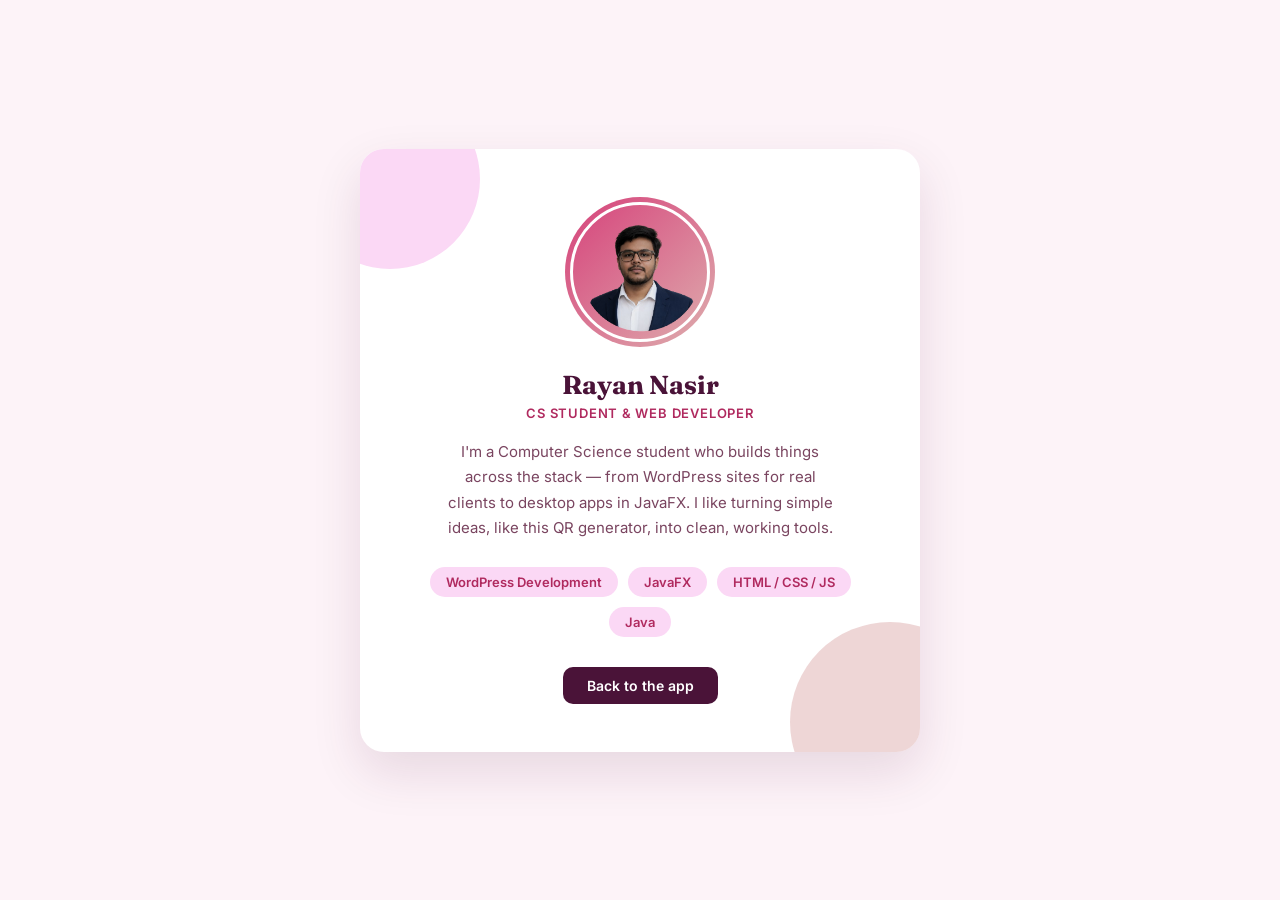
<file: aboutMe.html>
<!DOCTYPE html>
<html lang="en">
<head>
<meta charset="UTF-8">
<meta name="viewport" content="width=device-width, initial-scale=1.0">
<title>About Me — Rayan Nasir</title>
<link rel="preconnect" href="https://fonts.googleapis.com">
<link href="https://fonts.googleapis.com/css2?family=Fraunces:opsz,wght@9..144,600;9..144,700&family=Inter:wght@400;500;600&display=swap" rel="stylesheet">
<style>
  :root{
    --cream: #fdf3f8;
    --plum: #4a1338;
    --plum-soft: #7a4560;
    --pink: #d6417a;
    --pink-deep: #b02a5f;
    --pink-pale: #fbd8f5;
    --rose: #deaeae;
  }

  *{ margin:0; padding:0; box-sizing:border-box; }

  body{
    font-family:'Inter', sans-serif;
    background: var(--cream);
    color: var(--plum);
    display:flex;
    justify-content:center;
    align-items:center;
    min-height:100vh;
    padding: 40px 20px;
  }

  .card{
    max-width: 560px;
    width:100%;
    background:#fff;
    border-radius: 24px;
    padding: 48px 40px;
    text-align:center;
    box-shadow: 0 20px 50px rgba(74,19,56,0.12);
    position: relative;
    overflow: hidden;
  }

  .card::before{
    content:"";
    position:absolute;
    top:-60px; left:-60px;
    width:180px; height:180px;
    background: var(--pink-pale);
    border-radius:50%;
    z-index:0;
  }
  .card::after{
    content:"";
    position:absolute;
    bottom:-70px; right:-70px;
    width:200px; height:200px;
    background: var(--rose);
    opacity:0.5;
    border-radius:50%;
    z-index:0;
  }

  .content{ position:relative; z-index:1; }

  .photo-wrap{
    width: 150px;
    height: 150px;
    margin: 0 auto 22px;
    border-radius: 50%;
    padding: 5px;
    background: linear-gradient(135deg, var(--pink), var(--rose));
  }

  .photo-wrap img{
    width:100%;
    height:100%;
    object-fit: cover;
    border-radius: 50%;
    border: 3px solid #fff;
    display:block;
  }

  h1{
    font-family:'Fraunces', serif;
    font-weight:700;
    font-size: 26px;
    margin-bottom: 4px;
  }

  .role{
    color: var(--pink-deep);
    font-weight:600;
    font-size: 13px;
    letter-spacing: 0.06em;
    text-transform: uppercase;
    margin-bottom: 18px;
  }

  p.bio{
    color: var(--plum-soft);
    font-size: 15px;
    line-height: 1.7;
    max-width: 44ch;
    margin: 0 auto 26px;
  }

  .skills{
    display:flex;
    flex-wrap:wrap;
    justify-content:center;
    gap: 10px;
    margin-bottom: 30px;
  }

  .skill{
    background: var(--pink-pale);
    color: var(--pink-deep);
    font-size: 13px;
    font-weight: 600;
    padding: 7px 16px;
    border-radius: 20px;
  }

  .back{
    display:inline-block;
    text-decoration:none;
    color: #fff;
    background: var(--plum);
    font-weight:600;
    font-size: 14px;
    padding: 10px 24px;
    border-radius: 10px;
    transition: transform 0.2s ease, background 0.2s ease;
  }
  .back:hover{
    background: var(--pink-deep);
    transform: translateY(-2px);
  }
</style>
</head>
<body>

  <div class="card">
    <div class="content">
      <div class="photo-wrap">
        <img src="images/profile.png" alt="Rayan Nasir">
      </div>

      <h1>Rayan Nasir</h1>
      <div class="role">CS Student &amp; Web Developer</div>

      <p class="bio">
        I'm a Computer Science student who builds things across the stack —
        from WordPress sites for real clients to desktop apps in JavaFX.
        I like turning simple ideas, like this QR generator, into clean,
        working tools.
      </p>

      <div class="skills">
        <span class="skill">WordPress Development</span>
        <span class="skill">JavaFX</span>
        <span class="skill">HTML / CSS / JS</span>
        <span class="skill">Java</span>
      </div>

      <a class="back" href="index.html">Back to the app</a>
    </div>
  </div>

</body>
</html>
</file>
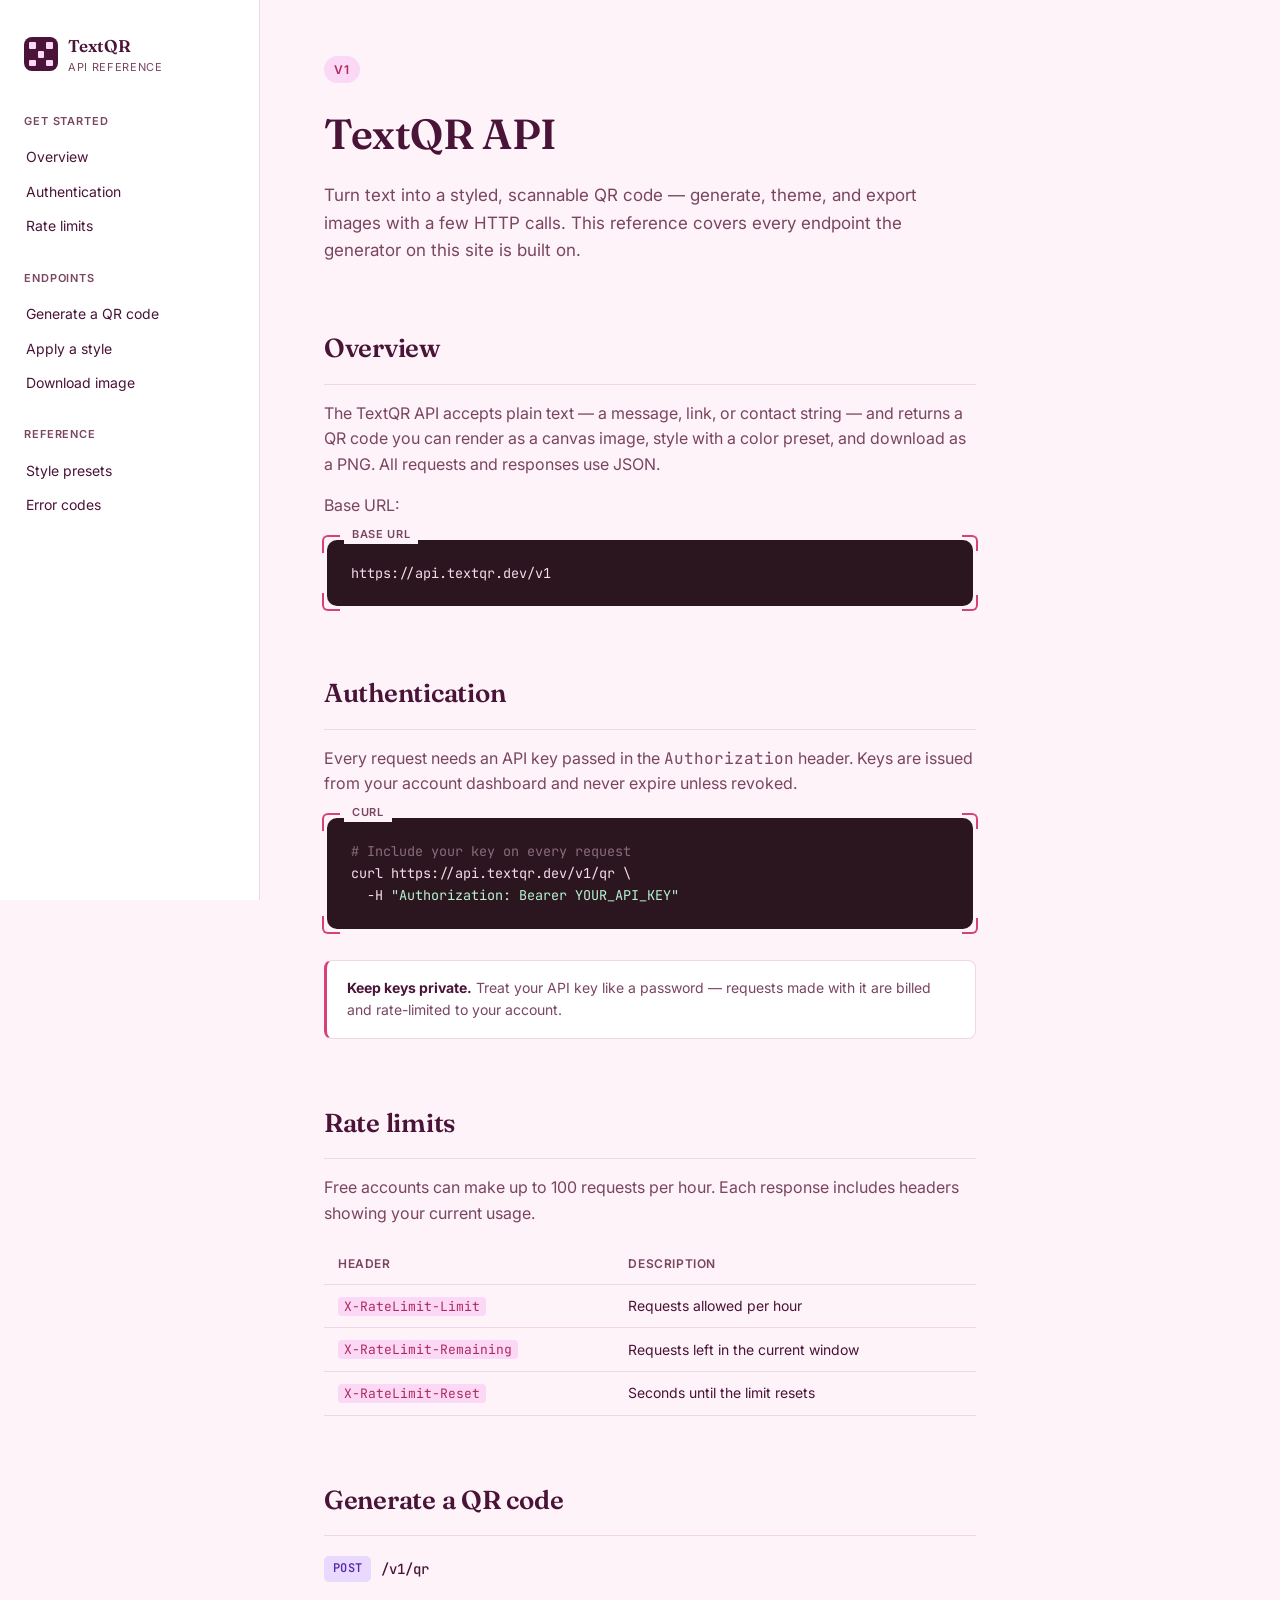
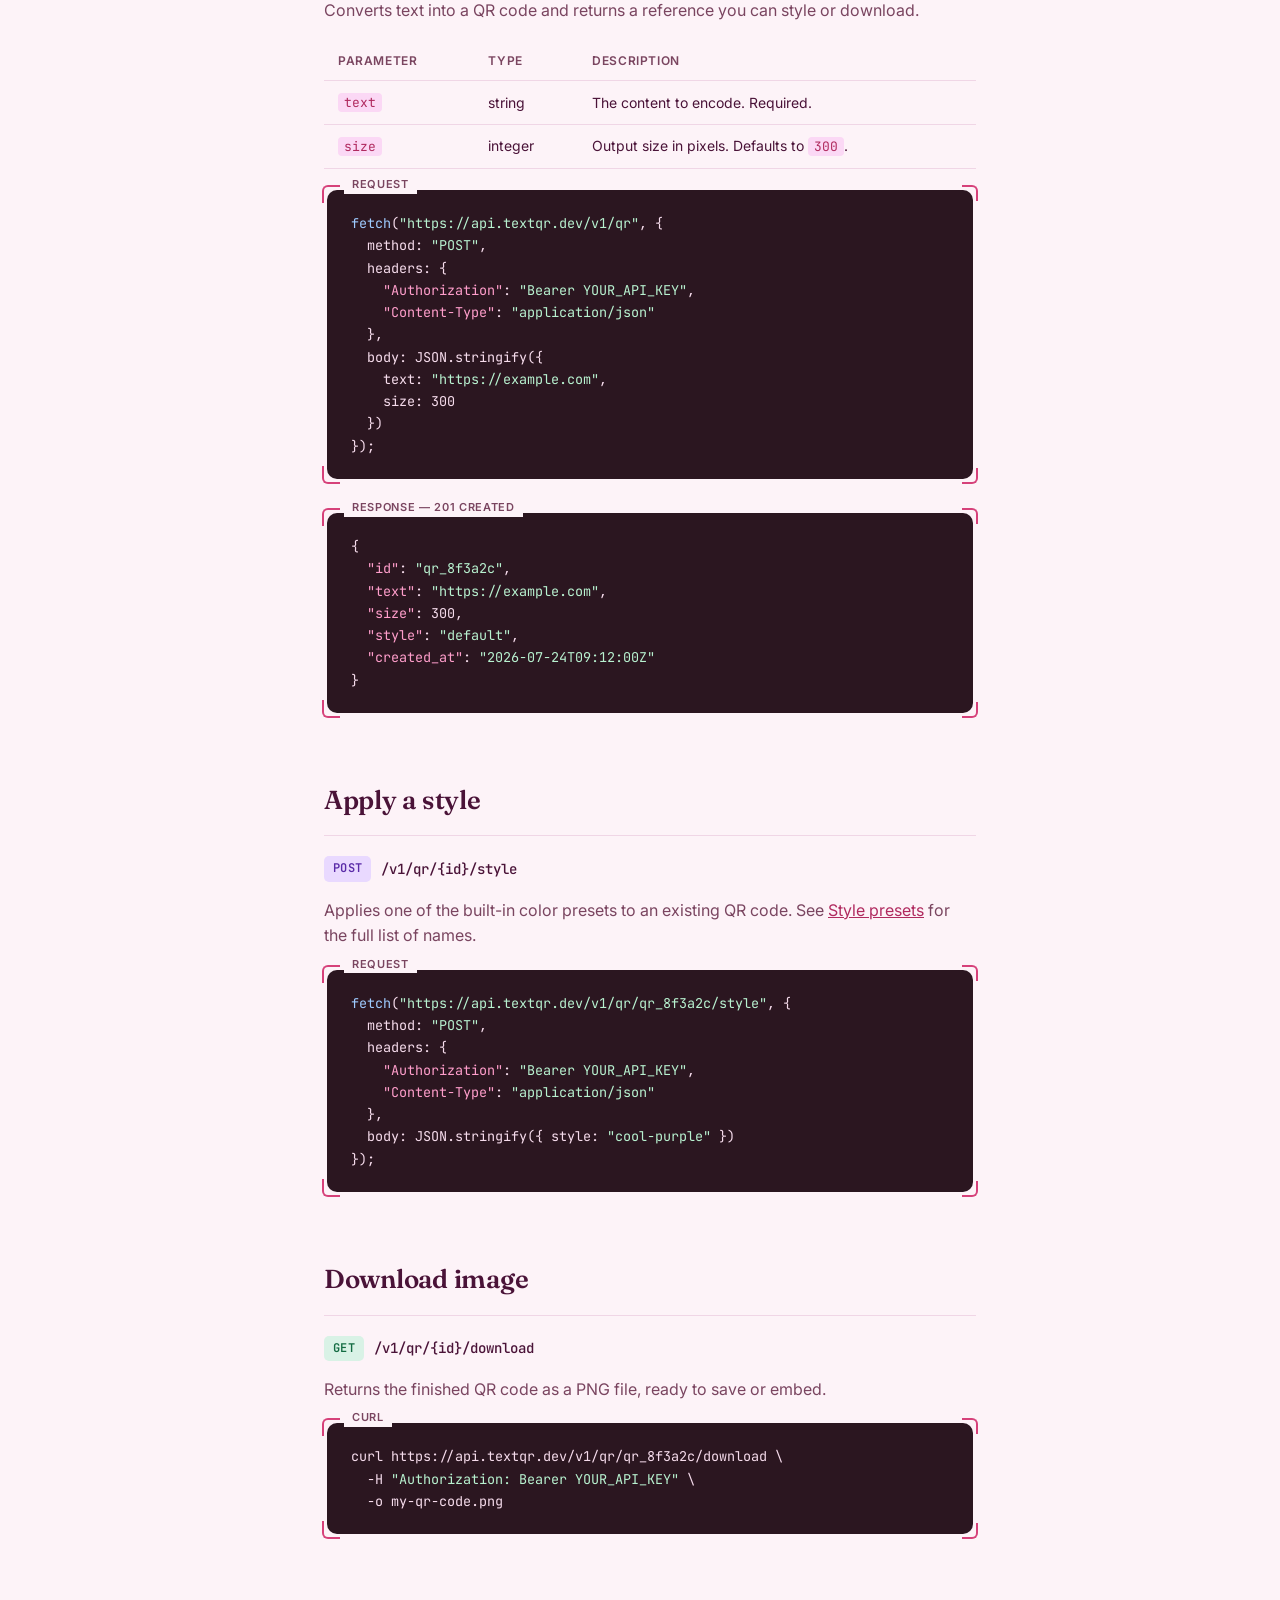
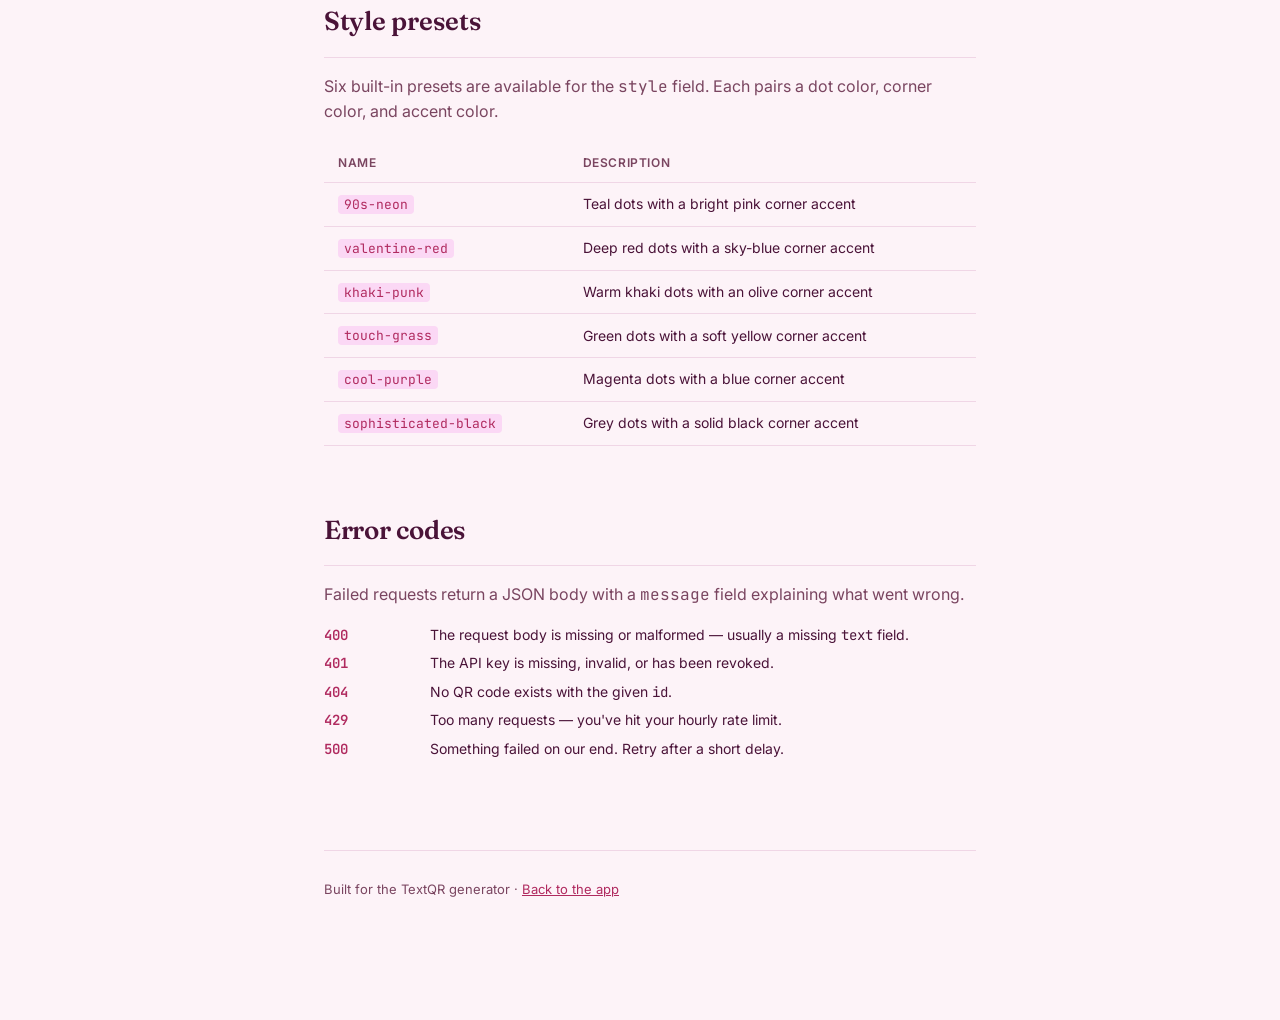
<file: api.html>
<!DOCTYPE html>
<html lang="en">
<head>
<meta charset="UTF-8">
<meta name="viewport" content="width=device-width, initial-scale=1.0">
<title>QR Generator API — Documentation</title>
<link rel="preconnect" href="https://fonts.googleapis.com">
<link href="https://fonts.googleapis.com/css2?family=Fraunces:opsz,wght@9..144,500;9..144,600;9..144,700&family=Inter:wght@400;500;600&family=JetBrains+Mono:wght@400;500&display=swap" rel="stylesheet">
<style>
  :root{
    --cream: #fdf3f8;
    --panel: #ffffff;
    --plum: #4a1338;
    --plum-soft: #7a4560;
    --pink: #d6417a;
    --pink-deep: #b02a5f;
    --pink-pale: #fbd8f5;
    --rose: #deaeae;
    --code-bg: #2b1620;
    --code-text: #f6dcec;
    --code-accent: #ff9ecb;
    --line: #f0d6e6;
  }

  *{ margin:0; padding:0; box-sizing:border-box; }

  body{
    font-family:'Inter', sans-serif;
    background: var(--cream);
    color: var(--plum);
    line-height: 1.6;
  }

  h1, h2, h3{
    font-family:'Fraunces', serif;
    color: var(--plum);
    letter-spacing: -0.01em;
  }

  code, pre, .mono{
    font-family:'JetBrains Mono', monospace;
  }

  a{ color: var(--pink-deep); }

  /* ---------- Layout ---------- */
  .shell{
    display:grid;
    grid-template-columns: 260px 1fr;
    min-height:100vh;
  }

  /* ---------- Sidebar ---------- */
  .sidebar{
    background: var(--panel);
    border-right: 1px solid var(--line);
    padding: 32px 24px;
    position: sticky;
    top:0;
    height:100vh;
    overflow-y:auto;
  }

  .brand{
    display:flex;
    align-items:center;
    gap:10px;
    margin-bottom: 36px;
  }

  .brand-mark{
    width:34px; height:34px;
    border-radius:8px;
    background: var(--plum);
    display:grid;
    grid-template-columns: repeat(3,1fr);
    grid-template-rows: repeat(3,1fr);
    padding:5px;
    gap:2px;
  }
  .brand-mark span{ background: var(--pink-pale); border-radius:1px; }
  .brand-mark span:nth-child(2), .brand-mark span:nth-child(4),
  .brand-mark span:nth-child(6), .brand-mark span:nth-child(8){ background: transparent; }

  .brand-name{
    font-family:'Fraunces', serif;
    font-weight:600;
    font-size: 17px;
  }
  .brand-name small{
    display:block;
    font-family:'Inter', sans-serif;
    font-weight:400;
    font-size:11px;
    color: var(--plum-soft);
    letter-spacing: 0.06em;
    text-transform: uppercase;
  }

  .nav-group{ margin-bottom: 26px; }
  .nav-label{
    font-size:11px;
    text-transform:uppercase;
    letter-spacing:0.08em;
    color: var(--plum-soft);
    margin-bottom:10px;
    font-weight:600;
  }
  .nav-group a{
    display:block;
    padding: 6px 0;
    color: var(--plum);
    text-decoration:none;
    font-size:14px;
    border-left: 2px solid transparent;
    padding-left:10px;
    margin-left:-10px;
    transition: all 0.15s ease;
  }
  .nav-group a:hover{
    color: var(--pink-deep);
    border-left-color: var(--pink);
    background: var(--pink-pale);
    border-radius: 0 6px 6px 0;
  }

  /* ---------- Main content ---------- */
  main{
    padding: 56px 64px 120px;
    max-width: 780px;
  }

  .eyebrow{
    display:inline-block;
    font-size:12px;
    letter-spacing:0.1em;
    text-transform:uppercase;
    color: var(--pink-deep);
    background: var(--pink-pale);
    padding: 4px 10px;
    border-radius: 20px;
    font-weight:600;
    margin-bottom:18px;
  }

  h1.page-title{
    font-size: 42px;
    font-weight:600;
    margin-bottom: 14px;
  }

  .lede{
    font-size:17px;
    color: var(--plum-soft);
    max-width: 60ch;
    margin-bottom: 40px;
  }

  section{
    margin-top: 64px;
    scroll-margin-top: 32px;
  }

  section h2{
    font-size: 26px;
    font-weight:600;
    margin-bottom: 8px;
    padding-bottom: 14px;
    border-bottom: 1px solid var(--line);
  }

  section > p{ margin: 16px 0; color: var(--plum-soft); }

  .endpoint{
    display:flex;
    align-items:center;
    gap:10px;
    margin: 20px 0 4px;
    font-family:'JetBrains Mono', monospace;
    font-size: 14px;
  }

  .method{
    font-weight:600;
    font-size:12px;
    padding: 3px 9px;
    border-radius:5px;
    letter-spacing:0.03em;
  }
  .method.post{ background:#e9d9ff; color:#5a2ba8; }
  .method.get{ background:#d9f2e6; color:#146c43; }

  .path{
    color: var(--plum);
    font-weight:500;
  }

  table{
    width:100%;
    border-collapse: collapse;
    margin: 18px 0 6px;
    font-size: 14px;
  }
  th, td{
    text-align:left;
    padding: 10px 14px;
    border-bottom: 1px solid var(--line);
  }
  th{
    color: var(--plum-soft);
    font-weight:600;
    font-size:12px;
    text-transform:uppercase;
    letter-spacing:0.05em;
  }
  td code{
    background: var(--pink-pale);
    color: var(--pink-deep);
    padding: 1px 6px;
    border-radius:4px;
    font-size:13px;
  }

  /* ---------- Code blocks with QR-corner framing (signature element) ---------- */
  .code-wrap{
    position: relative;
    margin: 18px 0 28px;
    border-radius: 12px;
    padding: 3px;
  }
  .code-wrap::before,
  .code-wrap::after,
  .code-wrap .corner-tr,
  .code-wrap .corner-br{
    content:"";
    position:absolute;
    width: 16px; height:16px;
    border: 2px solid var(--pink);
    z-index: 2;
  }
  .code-wrap::before{ top:-2px; left:-2px; border-right:none; border-bottom:none; border-radius: 6px 0 0 0; }
  .code-wrap::after{ bottom:-2px; left:-2px; border-right:none; border-top:none; border-radius: 0 0 0 6px; }
  .code-wrap .corner-tr{ top:-2px; right:-2px; border-left:none; border-bottom:none; border-radius: 0 6px 0 0; }
  .code-wrap .corner-br{ bottom:-2px; right:-2px; border-left:none; border-top:none; border-radius: 0 0 6px 0; }

  pre{
    background: var(--code-bg);
    color: var(--code-text);
    padding: 22px 24px;
    border-radius: 10px;
    overflow-x:auto;
    font-size: 13.5px;
    line-height: 1.65;
  }

  .code-label{
    position:absolute;
    top: -11px;
    left: 20px;
    background: var(--cream);
    color: var(--plum-soft);
    font-size:11px;
    padding: 0 8px;
    text-transform:uppercase;
    letter-spacing:0.06em;
    font-weight:600;
    z-index: 3;
  }

  .tok-key{ color: var(--code-accent); }
  .tok-str{ color: #b8f2d0; }
  .tok-com{ color: #8a6b7c; }
  .tok-fn{ color: #9ecbff; }

  .callout{
    background: var(--panel);
    border: 1px solid var(--line);
    border-left: 3px solid var(--pink);
    border-radius: 8px;
    padding: 16px 20px;
    font-size: 14px;
    color: var(--plum-soft);
    margin: 20px 0;
  }
  .callout strong{ color: var(--plum); }

  .status-grid{
    display:grid;
    grid-template-columns: 90px 1fr;
    gap: 6px 16px;
    font-size: 14px;
    margin-top: 12px;
  }
  .status-code{
    font-family:'JetBrains Mono', monospace;
    font-weight:600;
    color: var(--pink-deep);
  }

  footer{
    margin-top: 90px;
    padding-top: 28px;
    border-top: 1px solid var(--line);
    color: var(--plum-soft);
    font-size: 13px;
  }

  @media (max-width: 900px){
    .shell{ grid-template-columns: 1fr; }
    .sidebar{ position: relative; height: auto; }
    main{ padding: 40px 24px 100px; }
  }
</style>
</head>
<body>

<div class="shell">

  <aside class="sidebar">
    <div class="brand">
      <div class="brand-mark">
        <span></span><span></span><span></span>
        <span></span><span></span><span></span>
        <span></span><span></span><span></span>
      </div>
      <div class="brand-name">TextQR<small>API Reference</small></div>
    </div>

    <div class="nav-group">
      <div class="nav-label">Get Started</div>
      <a href="#overview">Overview</a>
      <a href="#auth">Authentication</a>
      <a href="#rate-limits">Rate limits</a>
    </div>

    <div class="nav-group">
      <div class="nav-label">Endpoints</div>
      <a href="#generate">Generate a QR code</a>
      <a href="#style">Apply a style</a>
      <a href="#download">Download image</a>
    </div>

    <div class="nav-group">
      <div class="nav-label">Reference</div>
      <a href="#styles">Style presets</a>
      <a href="#errors">Error codes</a>
    </div>
  </aside>

  <main>
    <span class="eyebrow">v1</span>
    <h1 class="page-title">TextQR API</h1>
    <p class="lede">Turn text into a styled, scannable QR code — generate, theme, and export images with a few HTTP calls. This reference covers every endpoint the generator on this site is built on.</p>

    <section id="overview">
      <h2>Overview</h2>
      <p>The TextQR API accepts plain text — a message, link, or contact string — and returns a QR code you can render as a canvas image, style with a color preset, and download as a PNG. All requests and responses use JSON.</p>
      <p>Base URL:</p>
      <div class="code-wrap">
        <span class="corner-tr"></span><span class="corner-br"></span>
        <span class="code-label">Base URL</span>
        <pre>https://api.textqr.dev/v1</pre>
      </div>
    </section>

    <section id="auth">
      <h2>Authentication</h2>
      <p>Every request needs an API key passed in the <code>Authorization</code> header. Keys are issued from your account dashboard and never expire unless revoked.</p>
      <div class="code-wrap">
        <span class="corner-tr"></span><span class="corner-br"></span>
        <span class="code-label">cURL</span>
        <pre><span class="tok-com"># Include your key on every request</span>
curl https://api.textqr.dev/v1/qr \
  -H <span class="tok-str">"Authorization: Bearer YOUR_API_KEY"</span></pre>
      </div>
      <div class="callout">
        <strong>Keep keys private.</strong> Treat your API key like a password — requests made with it are billed and rate-limited to your account.
      </div>
    </section>

    <section id="rate-limits">
      <h2>Rate limits</h2>
      <p>Free accounts can make up to 100 requests per hour. Each response includes headers showing your current usage.</p>
      <table>
        <tr><th>Header</th><th>Description</th></tr>
        <tr><td><code>X-RateLimit-Limit</code></td><td>Requests allowed per hour</td></tr>
        <tr><td><code>X-RateLimit-Remaining</code></td><td>Requests left in the current window</td></tr>
        <tr><td><code>X-RateLimit-Reset</code></td><td>Seconds until the limit resets</td></tr>
      </table>
    </section>

    <section id="generate">
      <h2>Generate a QR code</h2>
      <div class="endpoint"><span class="method post">POST</span><span class="path">/v1/qr</span></div>
      <p>Converts text into a QR code and returns a reference you can style or download.</p>

      <table>
        <tr><th>Parameter</th><th>Type</th><th>Description</th></tr>
        <tr><td><code>text</code></td><td>string</td><td>The content to encode. Required.</td></tr>
        <tr><td><code>size</code></td><td>integer</td><td>Output size in pixels. Defaults to <code>300</code>.</td></tr>
      </table>

      <div class="code-wrap">
        <span class="corner-tr"></span><span class="corner-br"></span>
        <span class="code-label">Request</span>
        <pre><span class="tok-fn">fetch</span>(<span class="tok-str">"https://api.textqr.dev/v1/qr"</span>, {
  method: <span class="tok-str">"POST"</span>,
  headers: {
    <span class="tok-key">"Authorization"</span>: <span class="tok-str">"Bearer YOUR_API_KEY"</span>,
    <span class="tok-key">"Content-Type"</span>: <span class="tok-str">"application/json"</span>
  },
  body: JSON.stringify({
    text: <span class="tok-str">"https://example.com"</span>,
    size: 300
  })
});</pre>
      </div>

      <div class="code-wrap">
        <span class="corner-tr"></span><span class="corner-br"></span>
        <span class="code-label">Response — 201 Created</span>
        <pre>{
  <span class="tok-key">"id"</span>: <span class="tok-str">"qr_8f3a2c"</span>,
  <span class="tok-key">"text"</span>: <span class="tok-str">"https://example.com"</span>,
  <span class="tok-key">"size"</span>: 300,
  <span class="tok-key">"style"</span>: <span class="tok-str">"default"</span>,
  <span class="tok-key">"created_at"</span>: <span class="tok-str">"2026-07-24T09:12:00Z"</span>
}</pre>
      </div>
    </section>

    <section id="style">
      <h2>Apply a style</h2>
      <div class="endpoint"><span class="method post">POST</span><span class="path">/v1/qr/{id}/style</span></div>
      <p>Applies one of the built-in color presets to an existing QR code. See <a href="#styles">Style presets</a> for the full list of names.</p>

      <div class="code-wrap">
        <span class="corner-tr"></span><span class="corner-br"></span>
        <span class="code-label">Request</span>
        <pre><span class="tok-fn">fetch</span>(<span class="tok-str">"https://api.textqr.dev/v1/qr/qr_8f3a2c/style"</span>, {
  method: <span class="tok-str">"POST"</span>,
  headers: {
    <span class="tok-key">"Authorization"</span>: <span class="tok-str">"Bearer YOUR_API_KEY"</span>,
    <span class="tok-key">"Content-Type"</span>: <span class="tok-str">"application/json"</span>
  },
  body: JSON.stringify({ style: <span class="tok-str">"cool-purple"</span> })
});</pre>
      </div>
    </section>

    <section id="download">
      <h2>Download image</h2>
      <div class="endpoint"><span class="method get">GET</span><span class="path">/v1/qr/{id}/download</span></div>
      <p>Returns the finished QR code as a PNG file, ready to save or embed.</p>
      <div class="code-wrap">
        <span class="corner-tr"></span><span class="corner-br"></span>
        <span class="code-label">cURL</span>
        <pre>curl https://api.textqr.dev/v1/qr/qr_8f3a2c/download \
  -H <span class="tok-str">"Authorization: Bearer YOUR_API_KEY"</span> \
  -o my-qr-code.png</pre>
      </div>
    </section>

    <section id="styles">
      <h2>Style presets</h2>
      <p>Six built-in presets are available for the <code>style</code> field. Each pairs a dot color, corner color, and accent color.</p>
      <table>
        <tr><th>Name</th><th>Description</th></tr>
        <tr><td><code>90s-neon</code></td><td>Teal dots with a bright pink corner accent</td></tr>
        <tr><td><code>valentine-red</code></td><td>Deep red dots with a sky-blue corner accent</td></tr>
        <tr><td><code>khaki-punk</code></td><td>Warm khaki dots with an olive corner accent</td></tr>
        <tr><td><code>touch-grass</code></td><td>Green dots with a soft yellow corner accent</td></tr>
        <tr><td><code>cool-purple</code></td><td>Magenta dots with a blue corner accent</td></tr>
        <tr><td><code>sophisticated-black</code></td><td>Grey dots with a solid black corner accent</td></tr>
      </table>
    </section>

    <section id="errors">
      <h2>Error codes</h2>
      <p>Failed requests return a JSON body with a <code>message</code> field explaining what went wrong.</p>
      <div class="status-grid">
        <span class="status-code">400</span><span>The request body is missing or malformed — usually a missing <code>text</code> field.</span>
        <span class="status-code">401</span><span>The API key is missing, invalid, or has been revoked.</span>
        <span class="status-code">404</span><span>No QR code exists with the given <code>id</code>.</span>
        <span class="status-code">429</span><span>Too many requests — you've hit your hourly rate limit.</span>
        <span class="status-code">500</span><span>Something failed on our end. Retry after a short delay.</span>
      </div>
    </section>

    <footer>
      Built for the TextQR generator · <a href="index.html">Back to the app</a>
    </footer>
  </main>

</div>

</body>
</html>
</file>
